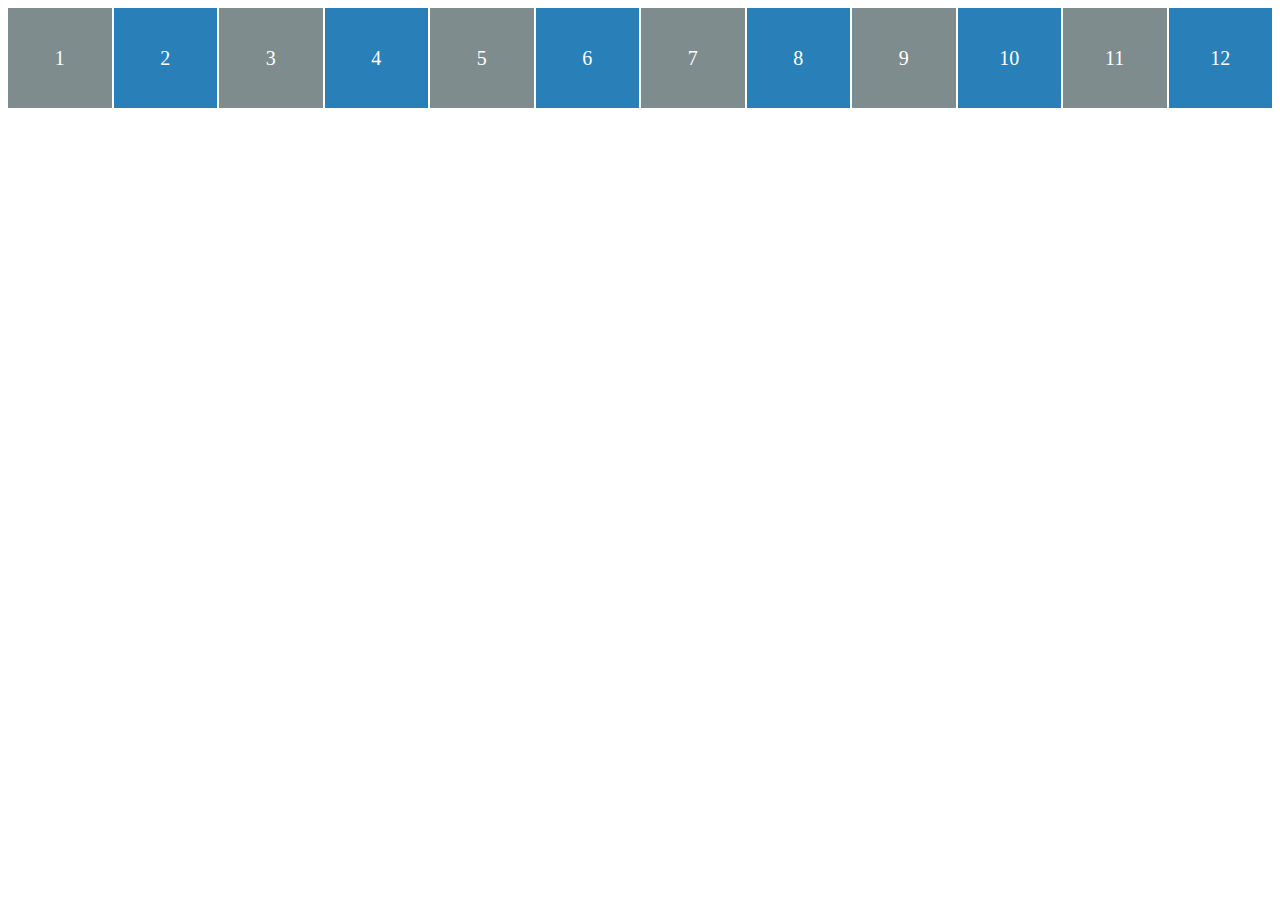
<file: css-grid-2/index.html>
<!DOCTYPE html>
<html lang="en">
  <head>
    <meta charset="UTF-8" />
    <meta http-equiv="X-UA-Compatible" content="IE=edge" />
    <meta name="viewport" content="width=device-width, initial-scale=1.0" />
    <link rel="stylesheet" href="style.css" />
    <link rel="stylesheet" href="grid.css" />
    <title>Css Grid</title>
  </head>
  <body>
    <div class="container">
      <div>1</div>
      <div>2</div>
      <div>3</div>
      <div>4</div>
      <div>5</div>
      <div>6</div>
      <div>7</div>
      <div>8</div>
      <div>9</div>
      <div>10</div>
      <div>11</div>
      <div>12</div>
    </div>
  </body>
</html>
</file>
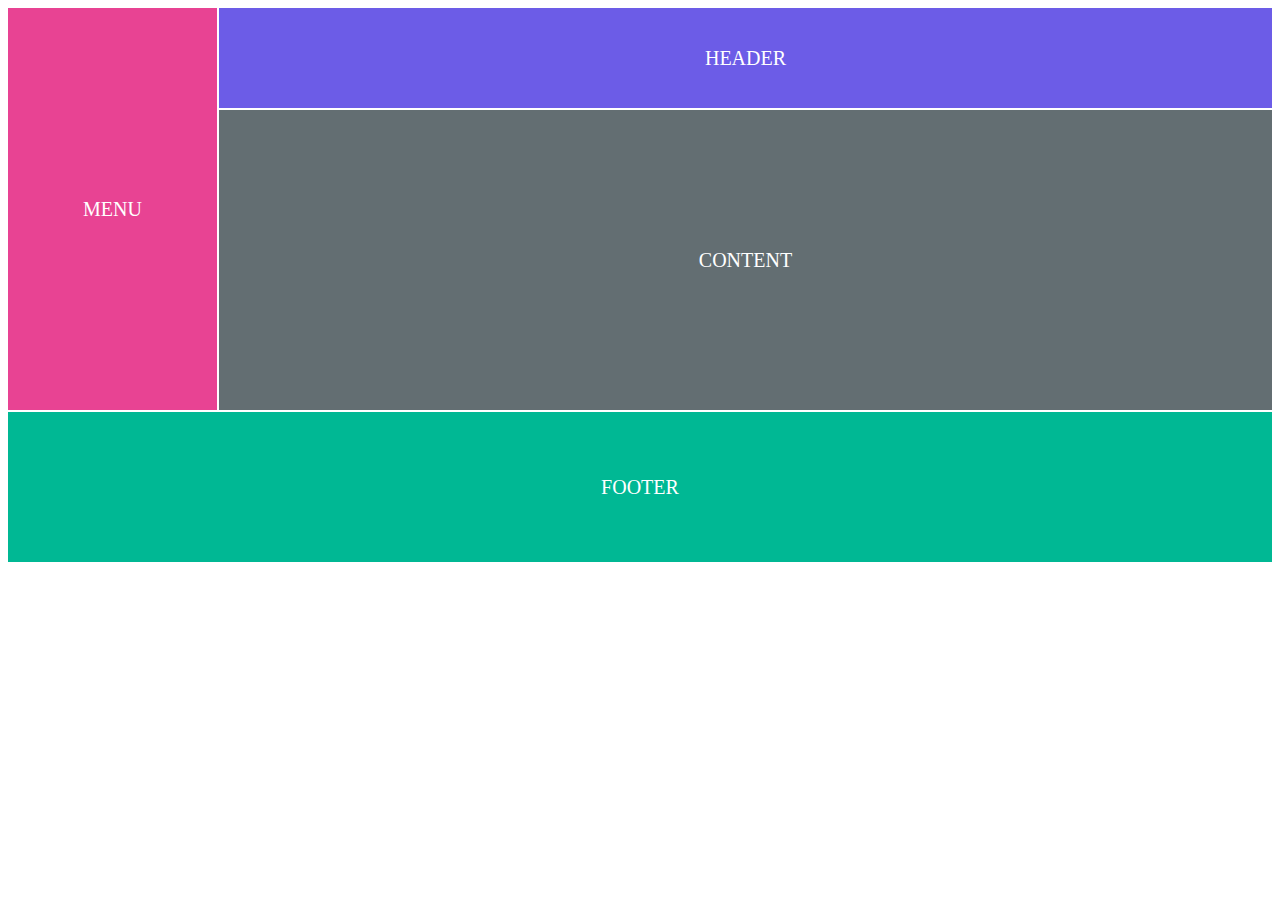
<file: css-grid/index.html>
<!DOCTYPE html>
<html lang="en">
  <head>
    <meta charset="UTF-8" />
    <meta http-equiv="X-UA-Compatible" content="IE=edge" />
    <meta name="viewport" content="width=device-width, initial-scale=1.0" />
    <link rel="stylesheet" href="style.css" />
    <link rel="stylesheet" href="grid.css" />
    <title>Css Grid</title>
  </head>
  <body>
    <div class="container">
      <div class="header">HEADER</div>
      <div class="menu">MENU</div>
      <div class="content">CONTENT</div>
      <div class="footer">FOOTER</div>
    </div>
  </body>
</html>
</file>
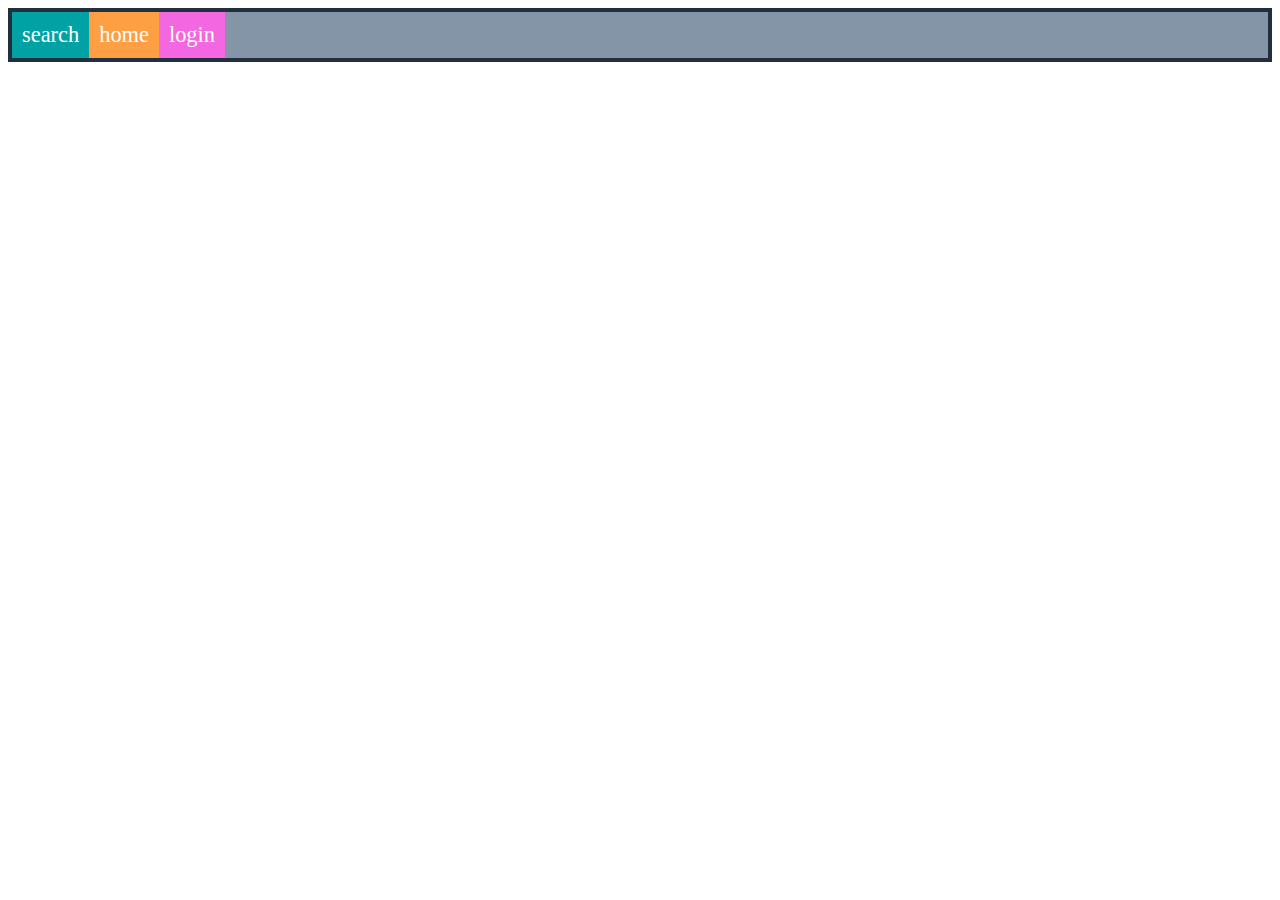
<file: flexbox/index.html>
<!DOCTYPE html>
<html lang="en">
  <head>
    <meta charset="UTF-8" />
    <meta http-equiv="X-UA-Compatible" content="IE=edge" />
    <meta name="viewport" content="width=device-width, initial-scale=1.0" />
    <link rel="stylesheet" href="main.css" />
    <link rel="stylesheet" href="flexbox.css" />
    <title>Flex Box</title>
  </head>
  <body>
    <div class="container">
      <div class="search">search</div>
      <div class="home">home</div>
      <div class="login">login</div>
    </div>
  </body>
</html>
</file>
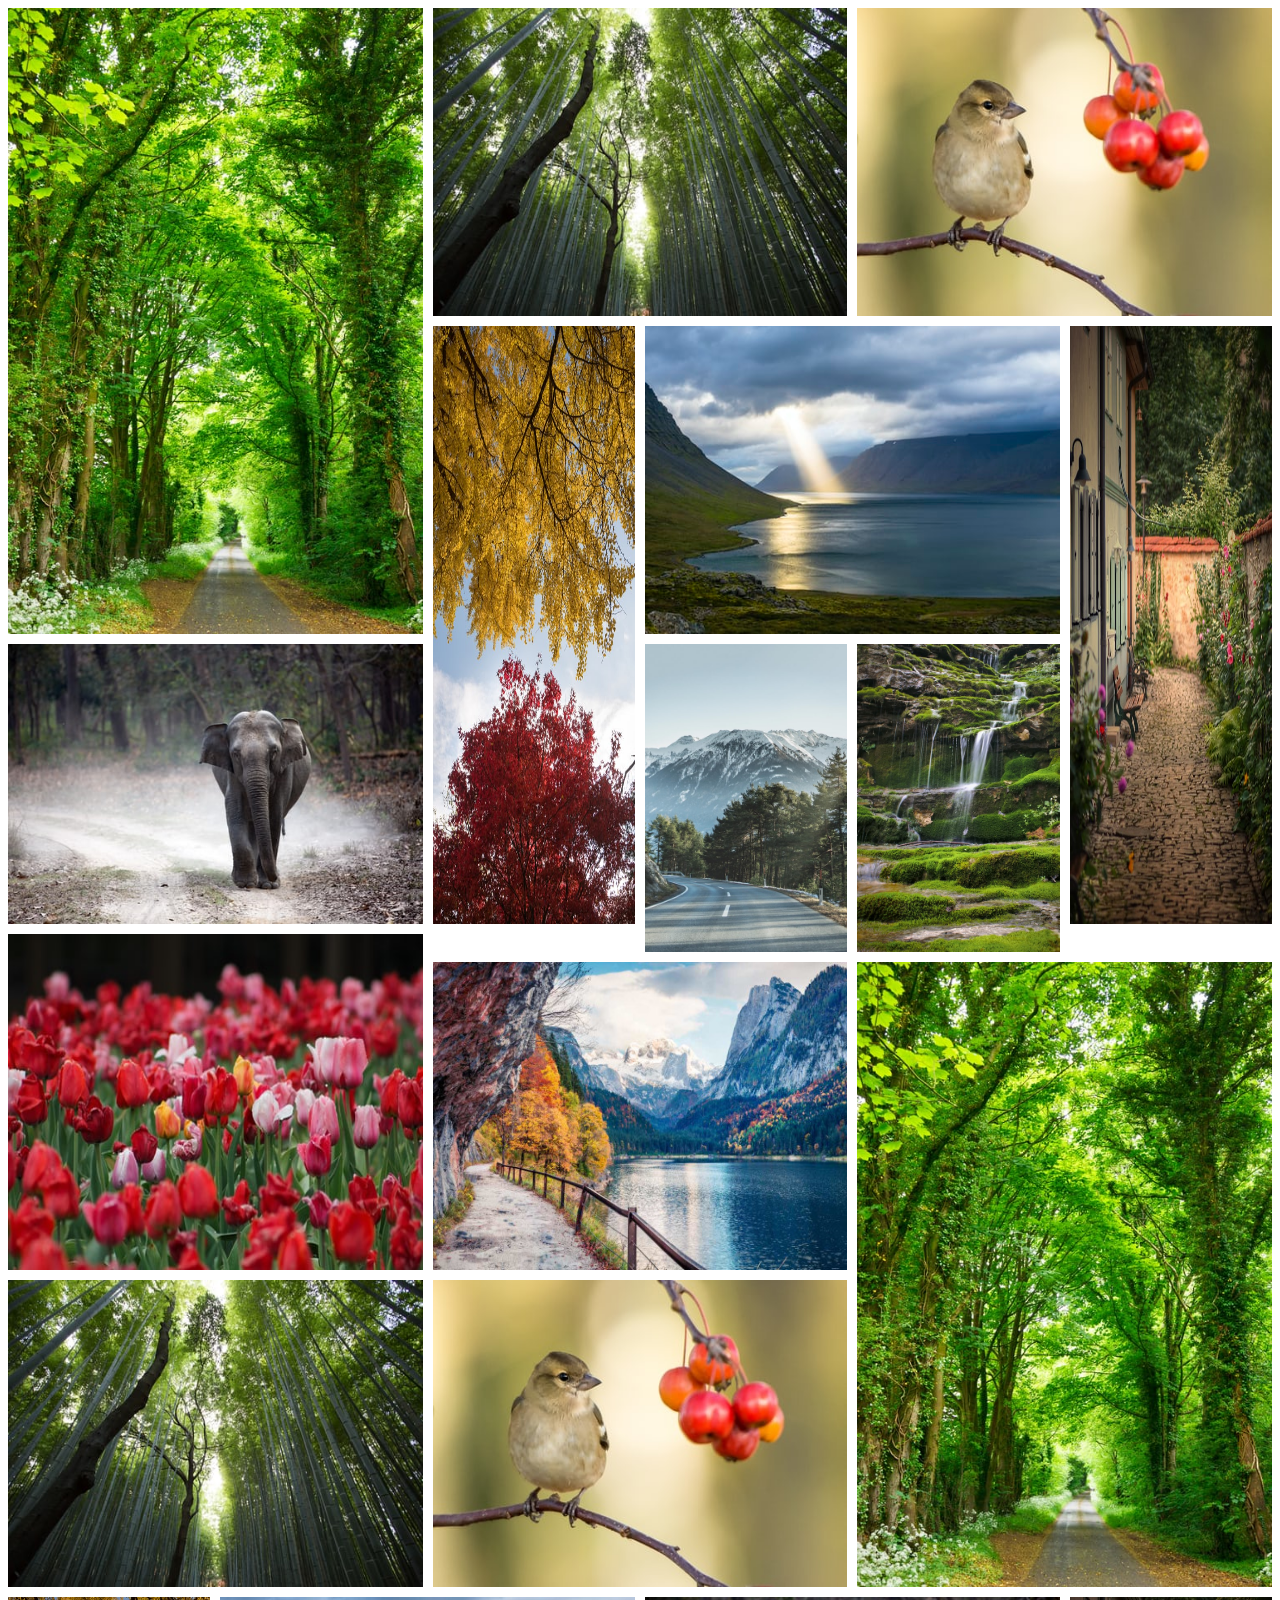
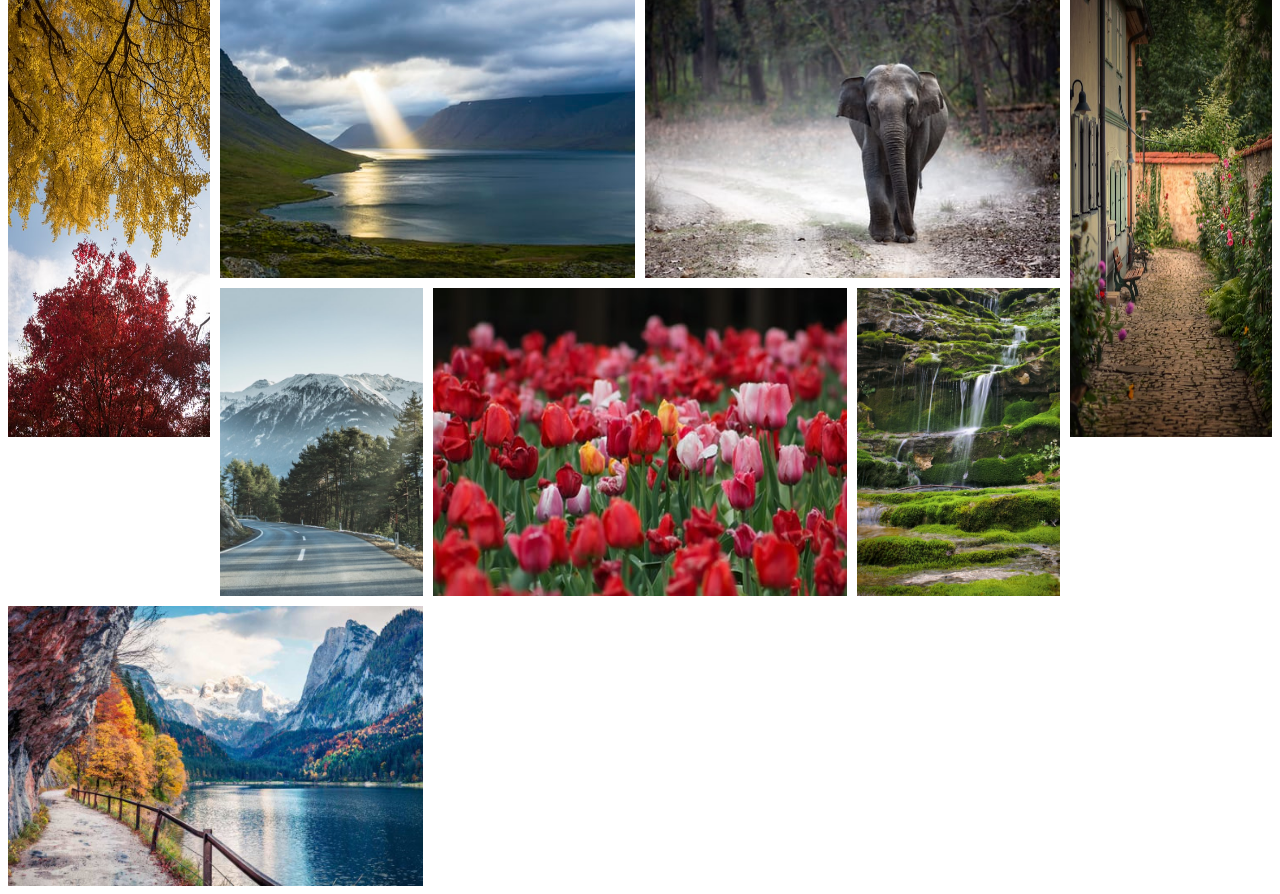
<file: gallery/index.html>
<!DOCTYPE html>
<html lang="en">
  <head>
    <meta charset="UTF-8" />
    <meta http-equiv="X-UA-Compatible" content="IE=edge" />
    <meta name="viewport" content="width=device-width, initial-scale=1.0" />
    <link rel="stylesheet" href="style.css" />
    <title>Gallery</title>
  </head>
  <body>
    <div class="container">
      <div class="big">
        <img src="img/1.jpeg" alt="1" />
      </div>
      <div class="horizontal">
        <img src="img/2.jpeg" alt="2" />
      </div>
      <div class="horizontal">
        <img src="img/3.jpeg" alt="3" />
      </div>
      <div class="vertical">
        <img src="img/4.jpeg" alt="4" />
      </div>
      <div class="horizontal">
        <img src="img/5.jpeg" alt="5" />
      </div>
      <div class="horizontal">
        <img src="img/6.jpeg" alt="6" />
      </div>
      <div class="vertical">
        <img src="img/7.jpeg" alt="7" />
      </div>
      <div class="vertical">
        <img src="img/8.jpeg" alt="8" />
      </div>
      <div class="big">
        <img src="img/9.jpeg" alt="9" />
      </div>
      <div class="vertical">
        <img src="img/10.jpeg" alt="10" />
      </div>
      <div class="horizontal">
        <img src="img/11.jpg" alt="11" />
      </div>
      <div class="big">
        <img src="img/1.jpeg" alt="1" />
      </div>
      <div class="horizontal">
        <img src="img/2.jpeg" alt="2" />
      </div>
      <div class="horizontal">
        <img src="img/3.jpeg" alt="3" />
      </div>
      <div class="vertical">
        <img src="img/4.jpeg" alt="4" />
      </div>
      <div class="horizontal">
        <img src="img/5.jpeg" alt="5" />
      </div>
      <div class="horizontal">
        <img src="img/6.jpeg" alt="6" />
      </div>
      <div class="vertical">
        <img src="img/7.jpeg" alt="7" />
      </div>
      <div class="vertical">
        <img src="img/8.jpeg" alt="8" />
      </div>
      <div class="big">
        <img src="img/9.jpeg" alt="9" />
      </div>
      <div class="vertical">
        <img src="img/10.jpeg" alt="10" />
      </div>
      <div class="horizontal">
        <img src="img/11.jpg" alt="11" />
      </div>
    </div>
  </body>
</html>
</file>
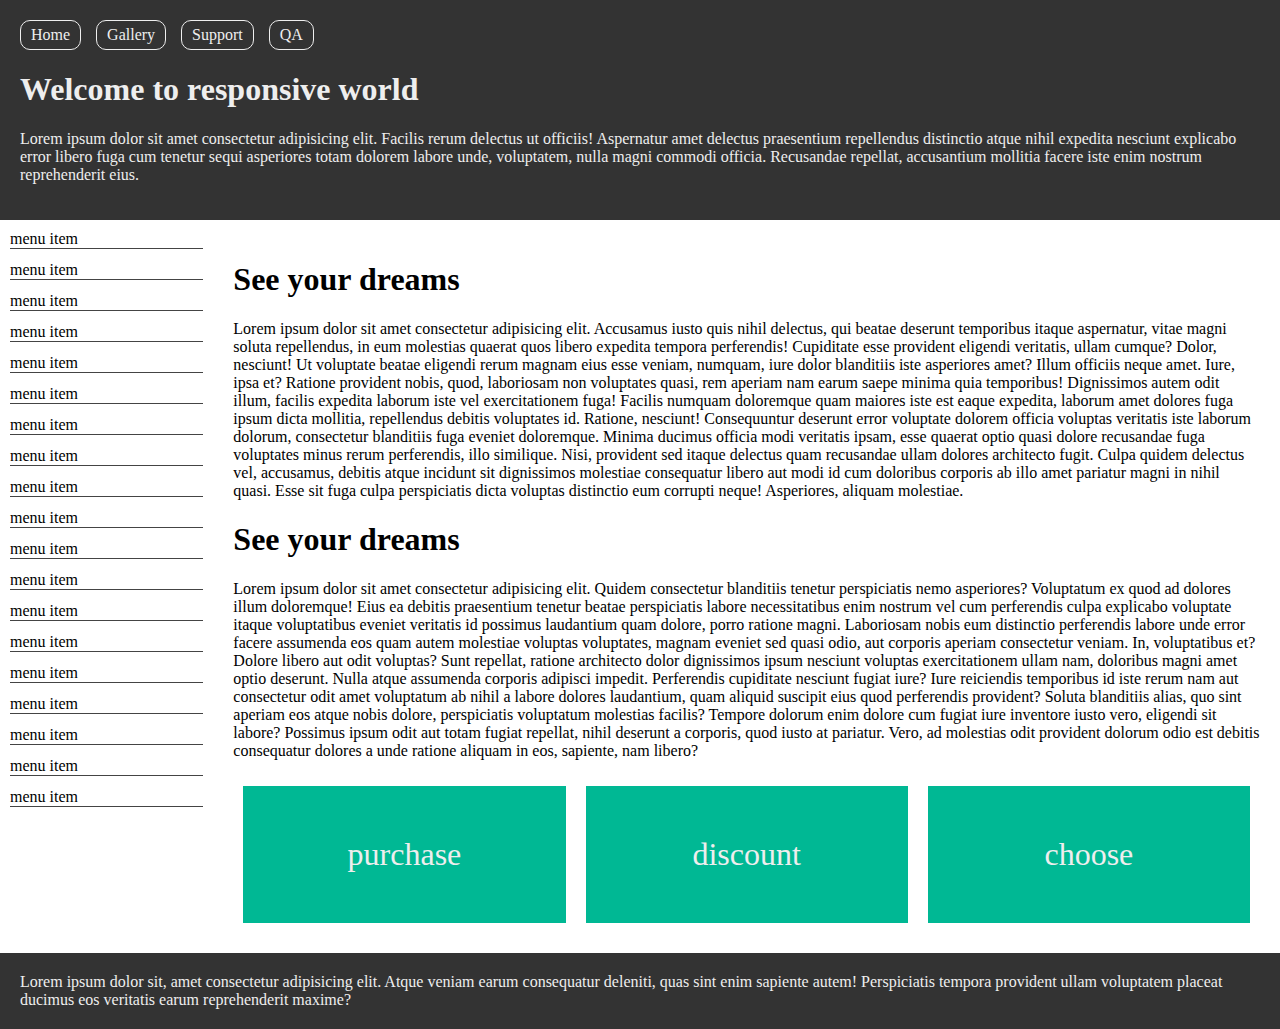
<file: responsive/index.html>
<!DOCTYPE html>
<html lang="en">
  <head>
    <meta charset="UTF-8" />
    <meta http-equiv="X-UA-Compatible" content="IE=edge" />
    <meta name="viewport" content="width=device-width, initial-scale=1.0" />
    <link rel="stylesheet" href="style.css" />
    <link rel="stylesheet" href="responsive.css" />
    <title>Responsive</title>
  </head>
  <body>
    <div class="main-container">
      <header>
        <nav>
          <span>Home</span>
          <span>Gallery</span>
          <span>Support</span>
          <span>QA</span>
        </nav>
        <section>
          <h1>Welcome to responsive world</h1>
          <p>
            Lorem ipsum dolor sit amet consectetur adipisicing elit. Facilis
            rerum delectus ut officiis! Aspernatur amet delectus praesentium
            repellendus distinctio atque nihil expedita nesciunt explicabo error
            libero fuga cum tenetur sequi asperiores totam dolorem labore unde,
            voluptatem, nulla magni commodi officia. Recusandae repellat,
            accusantium mollitia facere iste enim nostrum reprehenderit eius.
          </p>
        </section>
      </header>
      <main>
        <section class="menu">
          <span>menu item</span>
          <span>menu item</span>
          <span>menu item</span>
          <span>menu item</span>
          <span>menu item</span>
          <span>menu item</span>
          <span>menu item</span>
          <span>menu item</span>
          <span>menu item</span>
          <span>menu item</span>
          <span>menu item</span>
          <span>menu item</span>
          <span>menu item</span>
          <span>menu item</span>
          <span>menu item</span>
          <span>menu item</span>
          <span>menu item</span>
          <span>menu item</span>
          <span>menu item</span>
        </section>
        <section class="content">
          <h1>See your dreams</h1>
          <p>
            Lorem ipsum dolor sit amet consectetur adipisicing elit. Accusamus
            iusto quis nihil delectus, qui beatae deserunt temporibus itaque
            aspernatur, vitae magni soluta repellendus, in eum molestias quaerat
            quos libero expedita tempora perferendis! Cupiditate esse provident
            eligendi veritatis, ullam cumque? Dolor, nesciunt! Ut voluptate
            beatae eligendi rerum magnam eius esse veniam, numquam, iure dolor
            blanditiis iste asperiores amet? Illum officiis neque amet. Iure,
            ipsa et? Ratione provident nobis, quod, laboriosam non voluptates
            quasi, rem aperiam nam earum saepe minima quia temporibus!
            Dignissimos autem odit illum, facilis expedita laborum iste vel
            exercitationem fuga! Facilis numquam doloremque quam maiores iste
            est eaque expedita, laborum amet dolores fuga ipsum dicta mollitia,
            repellendus debitis voluptates id. Ratione, nesciunt! Consequuntur
            deserunt error voluptate dolorem officia voluptas veritatis iste
            laborum dolorum, consectetur blanditiis fuga eveniet doloremque.
            Minima ducimus officia modi veritatis ipsam, esse quaerat optio
            quasi dolore recusandae fuga voluptates minus rerum perferendis,
            illo similique. Nisi, provident sed itaque delectus quam recusandae
            ullam dolores architecto fugit. Culpa quidem delectus vel,
            accusamus, debitis atque incidunt sit dignissimos molestiae
            consequatur libero aut modi id cum doloribus corporis ab illo amet
            pariatur magni in nihil quasi. Esse sit fuga culpa perspiciatis
            dicta voluptas distinctio eum corrupti neque! Asperiores, aliquam
            molestiae.
          </p>
          <h1>See your dreams</h1>
          <p>
            Lorem ipsum dolor sit amet consectetur adipisicing elit. Quidem
            consectetur blanditiis tenetur perspiciatis nemo asperiores?
            Voluptatum ex quod ad dolores illum doloremque! Eius ea debitis
            praesentium tenetur beatae perspiciatis labore necessitatibus enim
            nostrum vel cum perferendis culpa explicabo voluptate itaque
            voluptatibus eveniet veritatis id possimus laudantium quam dolore,
            porro ratione magni. Laboriosam nobis eum distinctio perferendis
            labore unde error facere assumenda eos quam autem molestiae voluptas
            voluptates, magnam eveniet sed quasi odio, aut corporis aperiam
            consectetur veniam. In, voluptatibus et? Dolore libero aut odit
            voluptas? Sunt repellat, ratione architecto dolor dignissimos ipsum
            nesciunt voluptas exercitationem ullam nam, doloribus magni amet
            optio deserunt. Nulla atque assumenda corporis adipisci impedit.
            Perferendis cupiditate nesciunt fugiat iure? Iure reiciendis
            temporibus id iste rerum nam aut consectetur odit amet voluptatum ab
            nihil a labore dolores laudantium, quam aliquid suscipit eius quod
            perferendis provident? Soluta blanditiis alias, quo sint aperiam eos
            atque nobis dolore, perspiciatis voluptatum molestias facilis?
            Tempore dolorum enim dolore cum fugiat iure inventore iusto vero,
            eligendi sit labore? Possimus ipsum odit aut totam fugiat repellat,
            nihil deserunt a corporis, quod iusto at pariatur. Vero, ad
            molestias odit provident dolorum odio est debitis consequatur
            dolores a unde ratione aliquam in eos, sapiente, nam libero?
          </p>
          <div class="cards">
            <div class="card">purchase</div>
            <div class="card">discount</div>
            <div class="card">choose</div>
          </div>
        </section>
      </main>
      <footer>
        Lorem ipsum dolor sit, amet consectetur adipisicing elit. Atque veniam
        earum consequatur deleniti, quas sint enim sapiente autem! Perspiciatis
        tempora provident ullam voluptatem placeat ducimus eos veritatis earum
        reprehenderit maxime?
      </footer>
    </div>
  </body>
</html>
</file>
<file: css-grid-2/style.css>
.container > div {
    padding: 30px;
    font-size: 20px;
    color: #fff;
    display: flex;
    justify-content: center;
    align-items: center;
}

.container > div:nth-child(even) {
    background-color: #2980b9;
}

.container > div:nth-child(odd) {
    background-color: #7f8c8d;
}
</file>
<file: css-grid-2/grid.css>
.container {
  display: grid;
  grid-template-columns: repeat(auto-fit, minmax(100px, 1fr));
  grid-auto-rows: 100px;
  gap: 2px;
}
</file>
<file: css-grid/style.css>
.container > div {
    padding: 30px;
    font-size: 20px;
    color: #fff;
    display: flex;
    justify-content: center;
    align-items: center;
}

.header {
    background-color:#6c5ce7;
}

.content {
    background-color: #636e72;
}

.menu {
    background-color: #e84393;
}

.footer {
    background-color: #00b894;
}
</file>
<file: css-grid/grid.css>
/* Grid Template Row and Column */

.container {
  display: grid;
  /* grid-template-columns: 1fr 2fr 1fr; */
  grid-template-columns: repeat(12, 1fr);
  grid-template-rows: 100px 300px 150px;
  /* row-gap: 2px;
    column-gap: 2px; */
  gap: 2px;
}

.header {
  /*
  from line 1 to line 3
  grid-column: 1/3;
  from line 1 to 2 line after it
  grid-column: 1/span 2;
  rom line 1 to end line
  grid-column: 3/-1;
  */
  grid-column: 3/-1;
}

.menu {
  grid-column: 1/3;
  grid-row: 1/3;
}

.content {
  grid-column: 3/-1;
}

.footer {
  grid-column: 1/-1;
}

/* Grid Template Aria */

.container {
  display: grid;
  grid-template-rows: 100px 300px 150px;
  grid-template-areas:
    "m m h h h h h h h h h h"
    "m m c c c c c c c c c c"
    "f f f f f f f f f f f f";
  gap: 2px;
}

.header {
  grid-area: h;
}

.menu {
  grid-area: m;
}

.content {
  grid-area: c;
}

.footer {
  grid-area: f;
}
</file>
<file: flexbox/main.css>
body {
  font-size: 16px;
}

.container {
  background-color: #8395a7;
  border: 4px solid #222f3e;
  /* height: 400px; */
}

.container > div {
  font-size: 1.4em;
  color: white;
  padding: 10px;
  text-align: center;
}

.search {
  background-color: #01a2a4;
}

.home {
  background-color: #ff9f43;
}

.login {
  background-color: #f368e0;
}
</file>
<file: flexbox/flexbox.css>
/*
flex-direction: row;
main axis -> horizontal(left to right)
cross axis -> vertical(top to button)
flex-direction: column;
main axis -> vertical(top to button)
cross axis -> horizontal(left to right)
main axis -> justify-content
cross axis -> align-items

display: flex;
flex-direction -> row, column
justify-content
align-items
flex-wrap

flex: x;
  flex-grow
  flex-shrink
  flex-basis
align-self
order
*/

.container {
  display: flex;
  flex-direction: row;
}

.search {
}

.home {
}

.login {
}
</file>
<file: gallery/style.css>
.container {
  display: grid;
  grid-template-columns: repeat(auto-fit, minmax(200px, 1fr));
  grid-auto-flow: dense;
  gap: 10px;
}

.container > div img {
  width: 100%;
  height: 100%;
}

.vertical {
  grid-row: auto/span 2;
}

.horizontal {
  grid-column: auto/span 2;
}

.big {
  grid-row: auto/span 2;
  grid-column: auto/span 2;
}
</file>
<file: responsive/style.css>
body {
  margin: 0;
  font-size: 16px;
}

.main-container {
  width: 100%;
  max-width: 1800px;
  margin: 0 auto;
  font-size: 1em;
}

header,
footer {
  background-color: #333;
  color: #eee;
  padding: 20px;
}

header nav {
  display: flex;
}

header nav span {
  margin-right: 15px;
  border-radius: 10px;
  border: 1px solid #eee;
  padding: 5px 10px;
}

main {
  display: grid;
  grid-template-columns: 1fr 5fr;
}

main .menu {
  display: flex;
  flex-direction: column;
  align-items: stretch;
  padding: 10px;
}

main .menu span {
  border-bottom: 1px solid #444;
  margin-bottom: 12px;
}

main .content {
  padding: 20px;
}

main .content .cards {
  display: grid;
  grid-template-columns: repeat(3, 1fr);
}

main .content .cards .card {
  background-color: #00b894;
  padding: 50px 0;
  margin: 10px;
  color: #eee;
  font-size: 2em;
  display: flex;
  justify-content: center;
  align-items: center;
}
</file>
<file: responsive/responsive.css>
@media screen and (max-width: 900px) {
  main {
    grid-template-columns: 2fr 4fr;
  }
  main .content .cards {
    grid-template-columns: repeat(2, 1fr);
  }
}

@media screen and (max-width: 600px) {
  .main-container {
    font-size: 1.3em;
  }
  main {
    grid-template-columns: 1fr;
  }
  main .menu {
    display: none;
  }
  main .content .cards {
    grid-template-columns: 1fr;
  }
  header nav {
    flex-direction: column;
  }
  header nav span {
    margin-bottom: 10px;
    text-align: center;
  }
}
</file>
